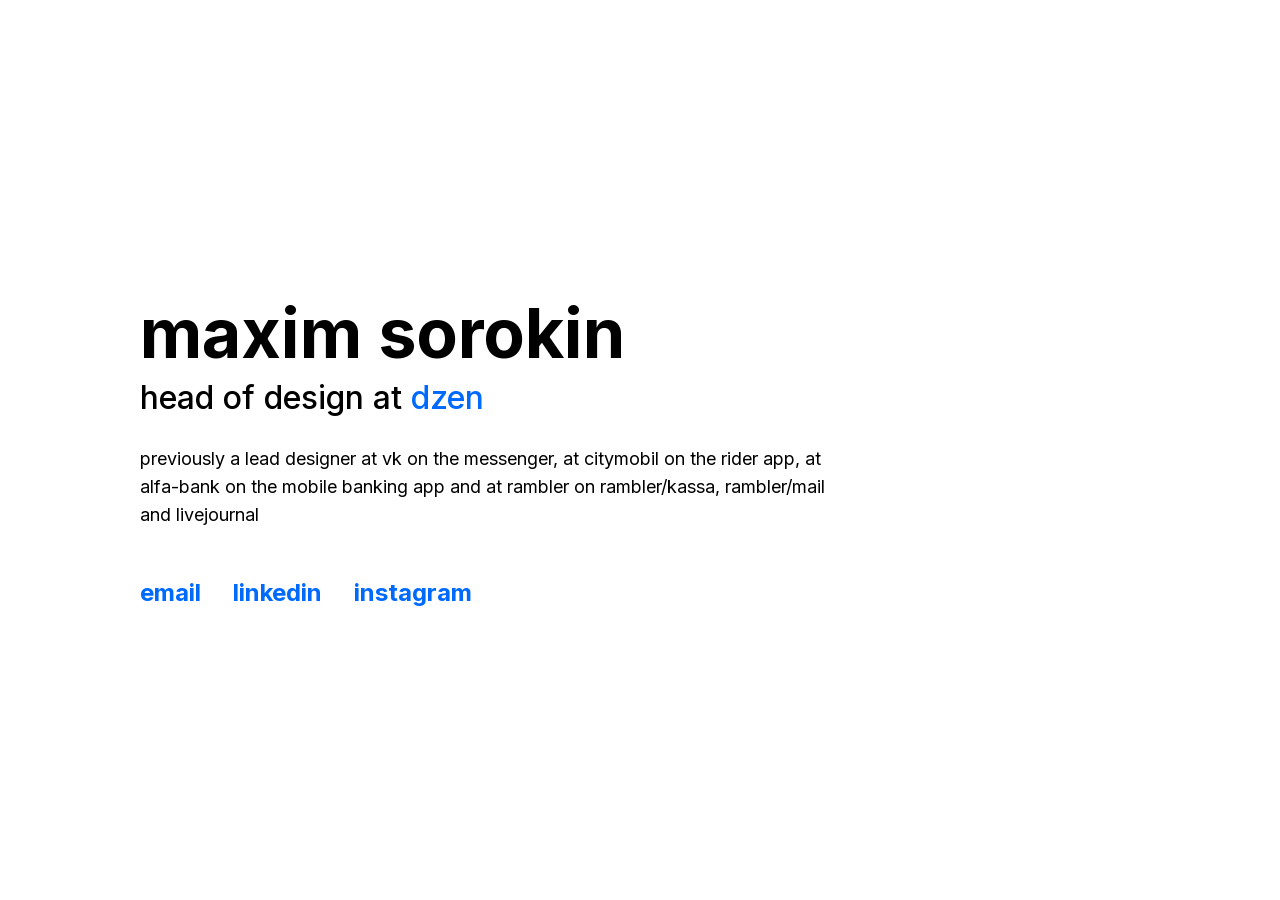
<file: index.html>
<!doctype html>
<html lang="en">
<head>
	<meta charset="utf-8">
	<meta name="viewport" content="width=device-width, initial-scale=1">
	<title>maxim sorokin — head of design at dzen</title>
	<meta name="description" content="personal page of maxim sorokin, head of design at dzen. previously vk, citymobil, alfa-bank, rambler">
	<link rel="canonical" href="https://maximsorokin.com/">

	<meta property="og:type" content="profile">
	<meta property="og:url" content="https://maximsorokin.com/">
	<meta property="og:site_name" content="maxim sorokin">
	<meta property="og:locale" content="en_US">
	<meta property="og:title" content="maxim sorokin — head of design at dzen">
	<meta property="og:description" content="personal page of maxim sorokin, head of design at dzen. previously vk, citymobil, alfa-bank, rambler">
	<meta property="og:image" content="https://maximsorokin.com/og.jpg">
	<meta property="og:image:width" content="1200">
	<meta property="og:image:height" content="630">
	<meta property="og:image:alt" content="maxim sorokin, head of design at dzen">

	<meta name="twitter:card" content="summary_large_image">
	<meta name="twitter:title" content="maxim sorokin — head of design at dzen">
	<meta name="twitter:description" content="personal page of maxim sorokin, head of design at dzen. previously vk, citymobil, alfa-bank, rambler">
	<meta name="twitter:image" content="https://maximsorokin.com/og.jpg">

	<link rel="stylesheet" href="styles.css">
</head>
<body>
	<main class="page">
		<div class="content">
			<h1 class="name">maxim sorokin</h1>
			<h2 class="role">head of design at <a href="https://dzen.ru/about">dzen</a></h2>
			<p class="about">previously a lead designer at vk on the messenger, at citymobil on the rider app, at <span class="nowrap">alfa-bank</span> on the mobile banking app and at rambler on <span class="nowrap">rambler/kassa</span>, <span class="nowrap">rambler/mail</span> and&nbsp;livejournal</p>
			<nav class="links" aria-label="contacts">
				<a href="mailto:mail@maximsorokin.com">email</a>
				<a href="https://www.linkedin.com/in/mgsorokin/">linkedin</a>
				<a href="https://www.instagram.com/maximsorokin/">instagram</a>
			</nav>
		</div>
	</main>

	<script type="application/ld+json">
	{
		"@context": "https://schema.org",
		"@type": "Person",
		"name": "maxim sorokin",
		"url": "https://maximsorokin.com/",
		"image": "https://maximsorokin.com/og.jpg",
		"email": "mail@maximsorokin.com",
		"jobTitle": "head of design",
		"worksFor": {
			"@type": "Organization",
			"name": "dzen",
			"url": "https://dzen.ru"
		},
		"sameAs": [
			"https://www.linkedin.com/in/mgsorokin/",
			"https://www.instagram.com/maximsorokin/"
		]
	}
	</script>
</body>
</html>
</file>
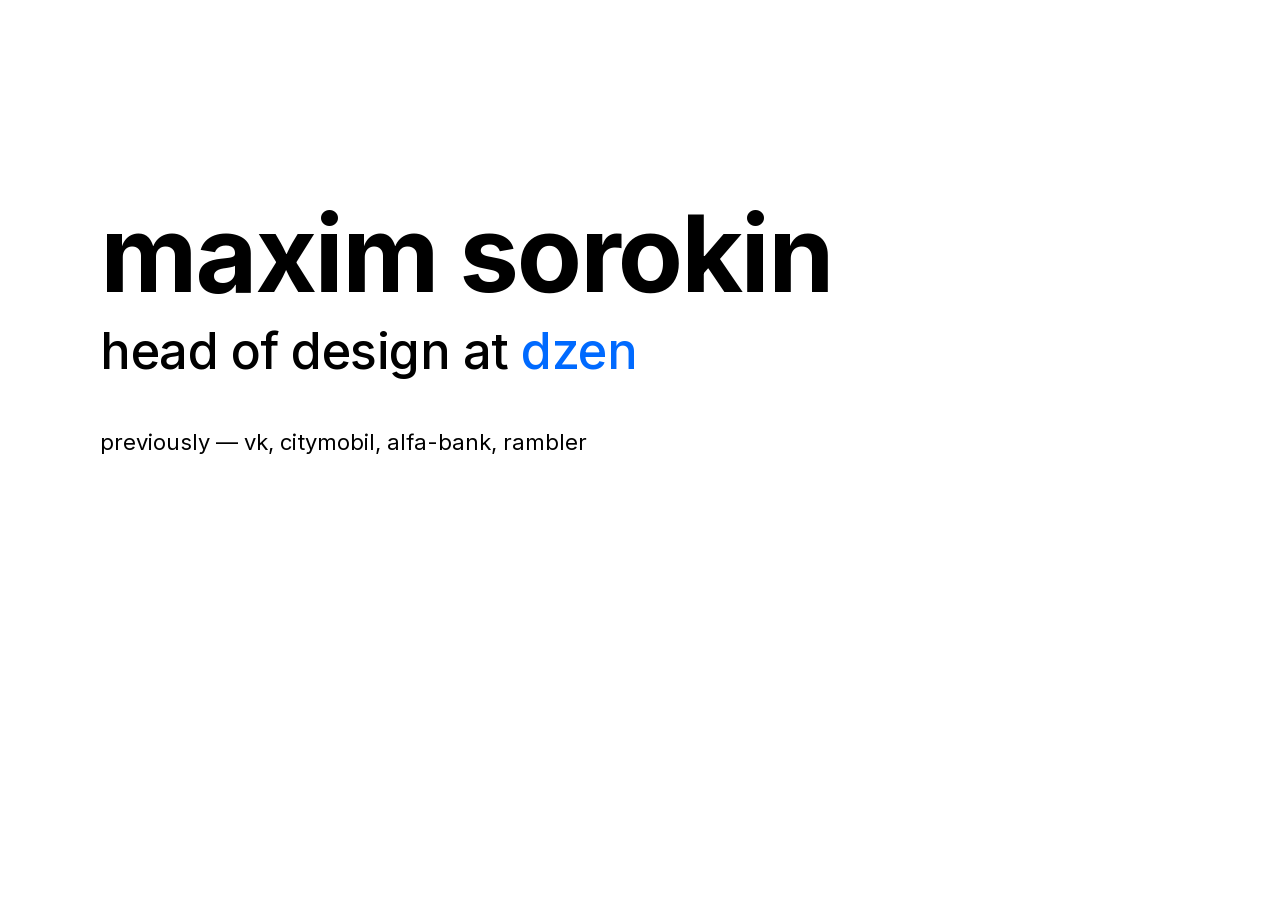
<file: src/og.html>
<!doctype html>
<!--
	Исходник og.jpg — картинки для превью ссылки. На хостинг не заливается:
	всё, что лежит в src/, по адресу сайта доступно быть не должно.

	Меняется должность или компания — правится текст ниже, картинка
	пересобирается двумя командами из корня репозитория:

	"/Applications/Google Chrome.app/Contents/MacOS/Google Chrome" \
		--headless=new --disable-gpu --hide-scrollbars \
		--force-device-scale-factor=1 --allow-file-access-from-files \
		--screenshot=src/og.png --window-size=1200,630 "file://$PWD/src/og.html"

	sips -s format jpeg -s formatOptions 90 src/og.png --out og.jpg

	Проверить после пересборки: 1200×630, вес в районе 55–60 КБ. Если текст
	стал длиннее или короче, посмотреть глазами на поля — блок центрируется
	автоматически, но кегли зафиксированы и под ширину не подстраиваются.
-->
<html lang="en">
<head>
<meta charset="utf-8">
<style>
@font-face {
	font-family: 'Inter';
	font-style: normal;
	font-weight: 400;
	src: url('../fonts/inter-400-latin.woff2') format('woff2');
}
@font-face {
	font-family: 'Inter';
	font-style: normal;
	font-weight: 500;
	src: url('../fonts/inter-500-latin.woff2') format('woff2');
}
@font-face {
	font-family: 'Inter';
	font-style: normal;
	font-weight: 700;
	src: url('../fonts/inter-700-latin.woff2') format('woff2');
}

* { box-sizing: border-box; }
html, body { margin: 0; padding: 0; }

body {
	width: 1200px;
	height: 630px;
	background: #ffffff;
	color: #000000;
	font-family: 'Inter';
	-webkit-font-smoothing: antialiased;
	display: flex;
	align-items: center;
	overflow: hidden;
}

/* Блок центрируется по типографическому боксу — от верха капители до базовой
   линии последней строки, — плюс 14px вниз: масса композиции наверху, поэтому
   воздуха сверху должно быть чуть больше, чем снизу. */
.block {
	width: 100%;
	padding: 0 100px;
	position: relative;
	top: 14px;
}

/* Кегли крупнее, чем на самой странице: в ленте мессенджера картинка
   показывается сильно уменьшенной. Синий — тот же --color-accent. */
.name {
	margin: 0;
	font-size: 106px;
	font-weight: 700;
	line-height: 1;
	letter-spacing: -0.02em;
}

.role {
	margin: 14px 0 0;
	font-size: 50px;
	font-weight: 500;
	line-height: 1.2;
	letter-spacing: -0.01em;
}

.role span {
	color: #006aff;
}

.prev {
	margin: 46px 0 0;
	font-size: 22px;
	font-weight: 400;
	line-height: 1.4;
}
</style>
</head>
<body>
	<div class="block">
		<div class="name">maxim sorokin</div>
		<div class="role">head of design at <span>dzen</span></div>
		<div class="prev">previously — vk, citymobil, alfa-bank, rambler</div>
	</div>
</body>
</html>
</file>
<file: styles.css>
/* Inter is self-hosted: a CDN request delays the first paint and drags in a
   third party. The page is latin-only, so only the latin subset ships —
   unicode-range is kept so the browser skips the file for characters it
   doesn't cover. */
@font-face {
	font-family: 'Inter';
	font-style: normal;
	font-weight: 400;
	font-display: swap;
	src: url('fonts/inter-400-latin.woff2') format('woff2');
	unicode-range: U+0000-00FF, U+0131, U+0152-0153, U+02BB-02BC, U+02C6, U+02DA, U+02DC, U+0304, U+0308, U+0329, U+2000-206F, U+20AC, U+2122, U+2191, U+2193, U+2212, U+2215, U+FEFF, U+FFFD;
}

@font-face {
	font-family: 'Inter';
	font-style: normal;
	font-weight: 500;
	font-display: swap;
	src: url('fonts/inter-500-latin.woff2') format('woff2');
	unicode-range: U+0000-00FF, U+0131, U+0152-0153, U+02BB-02BC, U+02C6, U+02DA, U+02DC, U+0304, U+0308, U+0329, U+2000-206F, U+20AC, U+2122, U+2191, U+2193, U+2212, U+2215, U+FEFF, U+FFFD;
}

@font-face {
	font-family: 'Inter';
	font-style: normal;
	font-weight: 700;
	font-display: swap;
	src: url('fonts/inter-700-latin.woff2') format('woff2');
	unicode-range: U+0000-00FF, U+0131, U+0152-0153, U+02BB-02BC, U+02C6, U+02DA, U+02DC, U+0304, U+0308, U+0329, U+2000-206F, U+20AC, U+2122, U+2191, U+2193, U+2212, U+2215, U+FEFF, U+FFFD;
}

:root {
	--font-family: 'Inter', -apple-system, BlinkMacSystemFont, 'Segoe UI', Roboto, Helvetica, Arial, sans-serif;
	--color-bg: #ffffff;
	--color-text: #000000;
	--color-accent: #006aff;

	/* The design has no dark theme — the browser shouldn't invert colors on
	   its own. */
	color-scheme: light;
}

*,
*::before,
*::after {
	box-sizing: border-box;
}

html {
	-webkit-text-size-adjust: 100%;
}

body {
	margin: 0;
	background-color: var(--color-bg);
	color: var(--color-text);
	font-family: var(--font-family);
	font-weight: 400;
	text-align: left;
	-webkit-font-smoothing: antialiased;
	-moz-osx-font-smoothing: grayscale;
}

/* Container spacing is padding, not margin: on a tall screen the content
   centers, on a short one the gaps don't collapse and the page scrolls. */
.page {
	display: flex;
	align-items: flex-start;
	min-height: 100vh;
	min-height: 100svh;
	padding: 64px 24px;
}

.content {
	width: 100%;
}

.name {
	margin: 0;
	font-size: 48px;
	font-weight: 700;
	line-height: 42px;
}

.role {
	margin: 6px 0 0;
	font-size: 28px;
	font-weight: 500;
	line-height: 36px;
}

.about {
	margin: 32px 0 0;
	font-size: 20px;
	font-weight: 400;
	line-height: 30px;
}

.links {
	display: flex;
	flex-direction: column;
	gap: 12px;
	margin-top: 48px;
}

/* Product names with a hyphen or a slash inside: the browser treats both as
   break opportunities and splits alfa-bank or rambler/kassa across lines. */
.nowrap {
	white-space: nowrap;
}

.links a {
	font-size: 24px;
	font-weight: 700;
	line-height: 32px;
}

a {
	color: var(--color-accent);
	text-decoration: none;
	transition: opacity 150ms;
}

a:hover {
	opacity: 0.7;
}

a:focus-visible {
	outline: 2px solid var(--color-accent);
	outline-offset: 4px;
}

@media (prefers-reduced-motion: reduce) {
	a {
		transition: none;
	}
}

@media (min-width: 768px) {
	.page {
		align-items: center;
		padding: 220px 140px;
	}

	.name {
		font-size: 68px;
		line-height: normal;
	}

	.role {
		margin-top: 4px;
		font-size: 32px;
		line-height: normal;
	}

	/* Paragraph width from the design. max-width is a fallback for windows
	   narrower than 1044px, where 764px no longer fits between the 140px
	   paddings. */
	.about {
		margin-top: 28px;
		width: 764px;
		max-width: 100%;
		font-size: 18px;
		line-height: 28px;
	}

	.links {
		flex-direction: row;
		flex-wrap: wrap;
		gap: 32px;
	}
}
</file>
